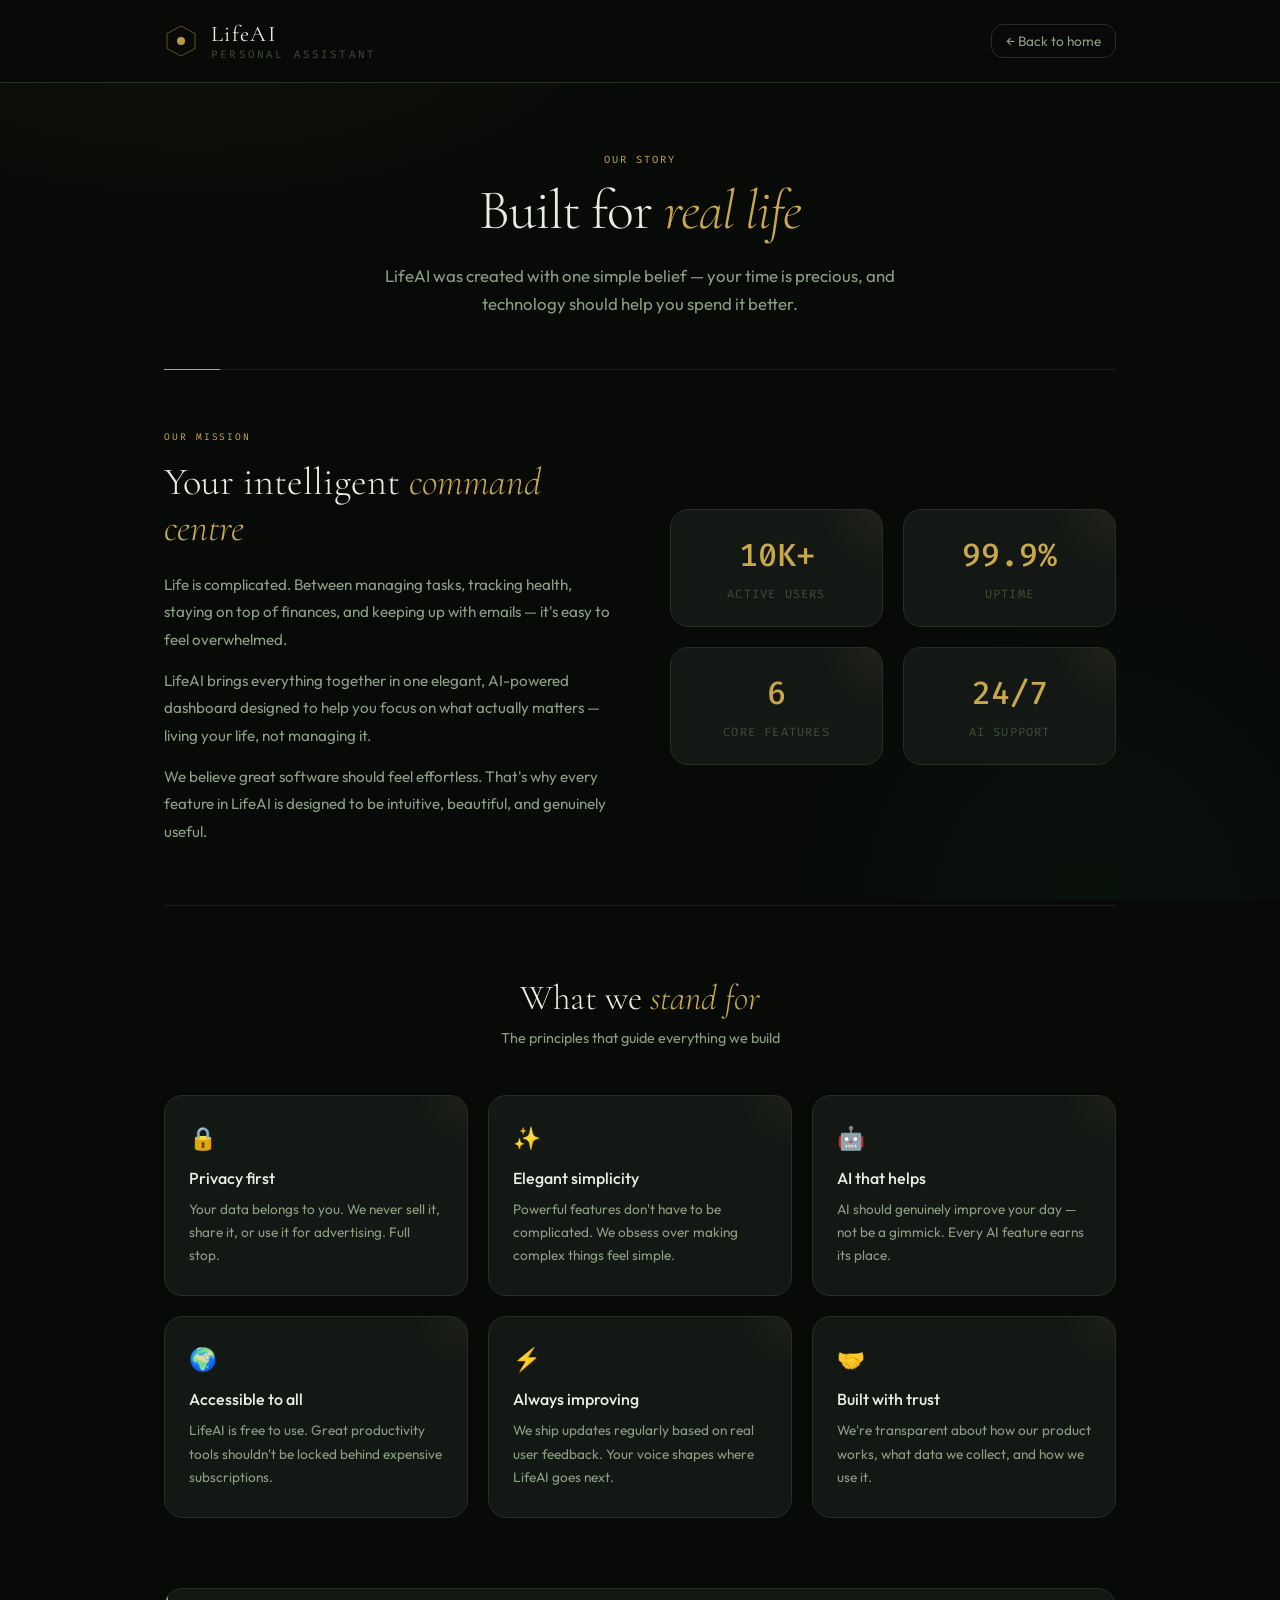
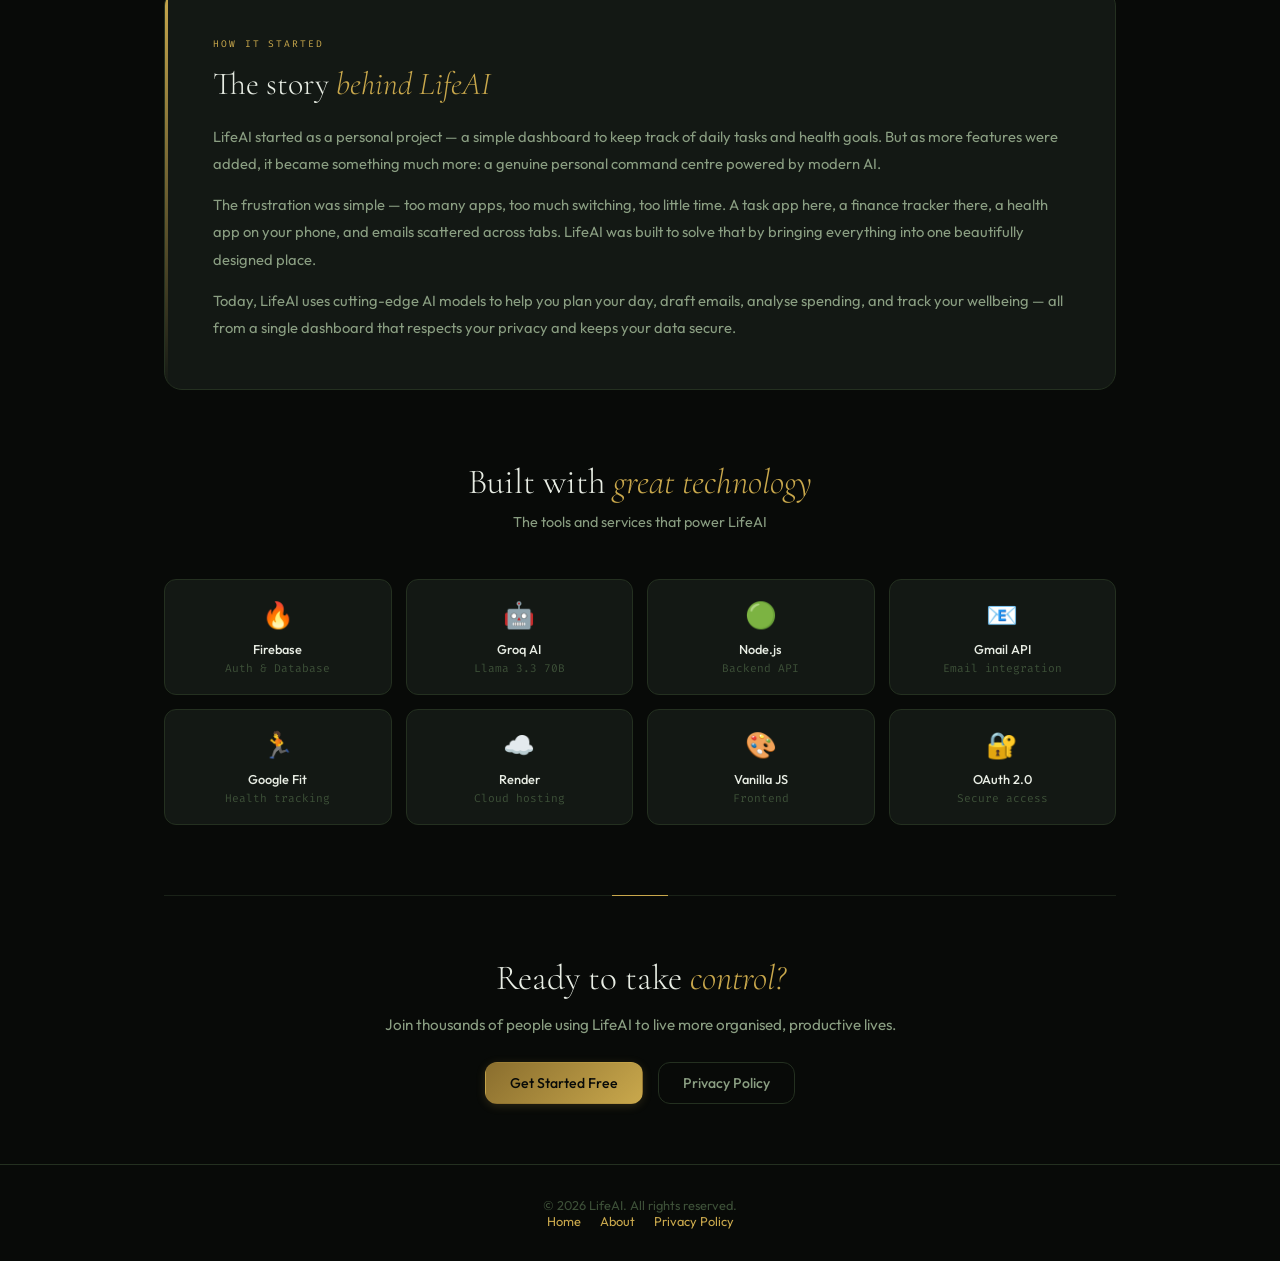
<file: about.html>
<!DOCTYPE html>
<html lang="en">
<head>
  <meta charset="UTF-8">
  <meta name="viewport" content="width=device-width, initial-scale=1.0">
  <title>About Us — LifeAI</title>
  <link rel="preconnect" href="https://fonts.googleapis.com">
  <link rel="preconnect" href="https://fonts.gstatic.com" crossorigin>
  <link href="https://fonts.googleapis.com/css2?family=Cormorant+Garamond:ital,wght@0,300;0,400;0,600;1,300;1,400&family=Outfit:wght@300;400;500;600&family=Fira+Code:wght@400;500&display=swap" rel="stylesheet">
  <style>
    :root {
      --void:#080a08; --ink:#0e1210; --surface:#131814; --surface-2:#181f19; --surface-3:#1e2820;
      --border:#243020; --border-2:#1a2218;
      --gold:#c9a84c; --gold-b:#e8c96a; --gold-d:#8a6e2e; --gold-g:rgba(201,168,76,.10);
      --em:#4ade80; --danger:#f87171; --info:#93c5fd;
      --text:#e8ede4; --text-2:#8a9e82; --text-3:#3d5038; --text-4:#253020;
      --display:'Cormorant Garamond',Georgia,serif;
      --body:'Outfit',sans-serif; --mono:'Fira Code',monospace;
      --r:6px; --rm:12px; --rl:18px;
      --ease:cubic-bezier(.4,0,.2,1);
    }
    *{margin:0;padding:0;box-sizing:border-box;}
    body{font-family:var(--body);background:var(--void);color:var(--text);min-height:100vh;overflow-x:hidden;}
    body::before{content:'';position:fixed;inset:0;background:radial-gradient(ellipse 60% 40% at 15% 0%,rgba(201,168,76,.06) 0%,transparent 70%),radial-gradient(ellipse 40% 60% at 85% 100%,rgba(74,222,128,.04) 0%,transparent 70%);pointer-events:none;z-index:0;}
    .container{position:relative;z-index:1;max-width:1000px;margin:0 auto;padding:0 24px;}

    /* NAVBAR */
    .navbar{display:flex;align-items:center;justify-content:space-between;padding:20px 0;border-bottom:1px solid var(--border);background:rgba(8,10,8,.88);backdrop-filter:blur(20px);position:sticky;top:0;z-index:100;}
    .logo{display:flex;align-items:center;gap:13px;text-decoration:none;}
    .logo-name{font-family:var(--display);font-size:1.4rem;font-weight:400;letter-spacing:.06em;color:var(--text);}
    .logo-tag{font-size:.68rem;font-family:var(--mono);letter-spacing:.2em;text-transform:uppercase;color:var(--text-3);}
    .back-btn{display:inline-flex;align-items:center;gap:6px;color:var(--text-2);text-decoration:none;font-size:.85rem;border:1px solid var(--border);padding:7px 14px;border-radius:var(--rm);transition:all .2s;}
    .back-btn:hover{color:var(--gold);border-color:rgba(201,168,76,.3);}

    /* HERO */
    .hero{padding:70px 0 50px;text-align:center;}
    .hero-eye{font-size:.65rem;font-family:var(--mono);letter-spacing:.2em;text-transform:uppercase;color:var(--gold);margin-bottom:14px;}
    .hero-title{font-family:var(--display);font-size:3.5rem;font-weight:300;letter-spacing:-.02em;line-height:1.1;margin-bottom:20px;}
    .hero-title em{font-style:italic;color:var(--gold);}
    .hero-sub{font-size:1.05rem;color:var(--text-2);max-width:560px;margin:0 auto;line-height:1.7;}

    /* MISSION */
    .mission{padding:60px 0;border-top:1px solid var(--border-2);border-bottom:1px solid var(--border-2);margin-bottom:70px;position:relative;}
    .mission::before{content:'';position:absolute;top:-1px;left:0;width:56px;height:1px;background:var(--gold);}
    .mission-inner{display:grid;grid-template-columns:1fr 1fr;gap:60px;align-items:center;}
    .mission-label{font-size:.6rem;font-family:var(--mono);letter-spacing:.2em;text-transform:uppercase;color:var(--gold);margin-bottom:16px;}
    .mission-title{font-family:var(--display);font-size:2.4rem;font-weight:300;line-height:1.2;margin-bottom:20px;}
    .mission-title em{font-style:italic;color:var(--gold);}
    .mission-text{color:var(--text-2);font-size:.95rem;line-height:1.8;}
    .mission-text p{margin-bottom:14px;}
    .mission-text p:last-child{margin-bottom:0;}
    .mission-stats{display:grid;grid-template-columns:1fr 1fr;gap:20px;}
    .stat-box{background:var(--surface);border:1px solid var(--border);border-radius:var(--rl);padding:24px;text-align:center;position:relative;overflow:hidden;}
    .stat-box::before{content:'';position:absolute;top:0;right:0;width:60px;height:60px;background:radial-gradient(circle at top right,rgba(201,168,76,.08),transparent 70%);}
    .stat-num{font-family:var(--mono);font-size:2rem;font-weight:500;color:var(--gold);display:block;margin-bottom:6px;}
    .stat-lbl{font-size:.75rem;color:var(--text-3);font-family:var(--mono);letter-spacing:.1em;text-transform:uppercase;}

    /* SECTION TITLE */
    .section-title{text-align:center;margin-bottom:48px;}
    .section-title h2{font-family:var(--display);font-size:2.2rem;font-weight:300;margin-bottom:10px;}
    .section-title h2 em{font-style:italic;color:var(--gold);}
    .section-title p{color:var(--text-2);font-size:.9rem;}

    /* VALUES */
    .values-grid{display:grid;grid-template-columns:repeat(3,1fr);gap:20px;margin-bottom:70px;}
    .value-card{background:var(--surface);border:1px solid var(--border);border-radius:var(--rl);padding:28px 24px;transition:all .2s var(--ease);position:relative;overflow:hidden;}
    .value-card:hover{border-color:rgba(201,168,76,.22);transform:translateY(-3px);box-shadow:0 16px 40px rgba(0,0,0,.4);}
    .value-card::after{content:'';position:absolute;top:0;right:0;width:50px;height:50px;background:radial-gradient(circle at top right,rgba(201,168,76,.06),transparent 70%);pointer-events:none;}
    .value-icon{font-size:1.4rem;margin-bottom:16px;display:block;}
    .value-title{font-size:1rem;font-weight:500;margin-bottom:10px;color:var(--text);}
    .value-desc{font-size:.85rem;color:var(--text-2);line-height:1.7;}

    /* STORY */
    .story{background:var(--surface);border:1px solid var(--border);border-radius:var(--rl);padding:48px;margin-bottom:70px;position:relative;overflow:hidden;}
    .story::before{content:'';position:absolute;top:0;left:0;width:3px;height:100%;background:linear-gradient(to bottom,var(--gold),transparent);}
    .story-label{font-size:.6rem;font-family:var(--mono);letter-spacing:.2em;text-transform:uppercase;color:var(--gold);margin-bottom:14px;}
    .story h2{font-family:var(--display);font-size:2rem;font-weight:300;margin-bottom:20px;}
    .story h2 em{font-style:italic;color:var(--gold);}
    .story p{color:var(--text-2);font-size:.92rem;line-height:1.85;margin-bottom:14px;}
    .story p:last-child{margin-bottom:0;}

    /* TECH */
    .tech{margin-bottom:70px;}
    .tech-grid{display:grid;grid-template-columns:repeat(4,1fr);gap:14px;}
    .tech-card{background:var(--surface);border:1px solid var(--border);border-radius:var(--rm);padding:18px;text-align:center;transition:all .2s;}
    .tech-card:hover{border-color:rgba(201,168,76,.2);background:var(--surface-2);}
    .tech-icon{font-size:1.6rem;margin-bottom:10px;display:block;}
    .tech-name{font-size:.8rem;font-weight:500;color:var(--text);margin-bottom:4px;}
    .tech-desc{font-size:.7rem;color:var(--text-3);font-family:var(--mono);}

    /* CTA */
    .cta{text-align:center;padding:60px 0;border-top:1px solid var(--border-2);position:relative;}
    .cta::before{content:'';position:absolute;top:-1px;left:50%;transform:translateX(-50%);width:56px;height:1px;background:var(--gold);}
    .cta h2{font-family:var(--display);font-size:2.2rem;font-weight:300;margin-bottom:16px;}
    .cta h2 em{font-style:italic;color:var(--gold);}
    .cta p{color:var(--text-2);margin-bottom:28px;font-size:.95rem;}
    .btn{display:inline-flex;align-items:center;gap:7px;padding:11px 24px;border-radius:var(--rm);font-family:var(--body);font-size:.88rem;font-weight:500;cursor:pointer;transition:all .17s var(--ease);border:1px solid transparent;text-decoration:none;}
    .btn-gold{background:linear-gradient(135deg,var(--gold-d),var(--gold));color:var(--void);box-shadow:0 2px 10px rgba(201,168,76,.18);}
    .btn-gold:hover{background:linear-gradient(135deg,var(--gold),var(--gold-b));transform:translateY(-1px);}
    .btn-out{background:transparent;color:var(--text-2);border-color:var(--border);margin-left:12px;}
    .btn-out:hover{background:var(--surface-2);color:var(--text);}

    /* FOOTER */
    .footer{border-top:1px solid var(--border);padding:32px 0;text-align:center;color:var(--text-3);font-size:.8rem;}
    .footer a{color:var(--gold);text-decoration:none;margin:0 8px;}
    .footer a:hover{text-decoration:underline;}

    @media(max-width:768px){
      .mission-inner{grid-template-columns:1fr;}
      .values-grid{grid-template-columns:1fr;}
      .tech-grid{grid-template-columns:repeat(2,1fr);}
      .hero-title{font-size:2.5rem;}
      .story{padding:28px;}
    }
  </style>
</head>
<body>

  <nav class="navbar">
    <div class="container" style="display:flex;align-items:center;justify-content:space-between;width:100%;max-width:1000px;">
      <a class="logo" href="index.html">
        <svg width="34" height="34" viewBox="0 0 34 34" fill="none">
          <path d="M17 2L31 9.5v15L17 32 3 24.5v-15L17 2z" stroke="rgba(201,168,76,.45)" stroke-width="1"/>
          <circle cx="17" cy="17" r="4" fill="var(--gold)" opacity=".92"/>
        </svg>
        <div style="display:flex;flex-direction:column;">
          <span class="logo-name">LifeAI</span>
          <span class="logo-tag">Personal Assistant</span>
        </div>
      </a>
      <a class="back-btn" href="index.html">← Back to home</a>
    </div>
  </nav>

  <main>
    <div class="container">

      <div class="hero">
        <div class="hero-eye">Our Story</div>
        <h1 class="hero-title">Built for <em>real life</em></h1>
        <p class="hero-sub">LifeAI was created with one simple belief — your time is precious, and technology should help you spend it better.</p>
      </div>

      <div class="mission">
        <div class="mission-inner">
          <div>
            <div class="mission-label">Our Mission</div>
            <h2 class="mission-title">Your intelligent <em>command centre</em></h2>
            <div class="mission-text">
              <p>Life is complicated. Between managing tasks, tracking health, staying on top of finances, and keeping up with emails — it's easy to feel overwhelmed.</p>
              <p>LifeAI brings everything together in one elegant, AI-powered dashboard designed to help you focus on what actually matters — living your life, not managing it.</p>
              <p>We believe great software should feel effortless. That's why every feature in LifeAI is designed to be intuitive, beautiful, and genuinely useful.</p>
            </div>
          </div>
          <div class="mission-stats">
            <div class="stat-box"><span class="stat-num">10K+</span><span class="stat-lbl">Active Users</span></div>
            <div class="stat-box"><span class="stat-num">99.9%</span><span class="stat-lbl">Uptime</span></div>
            <div class="stat-box"><span class="stat-num">6</span><span class="stat-lbl">Core Features</span></div>
            <div class="stat-box"><span class="stat-num">24/7</span><span class="stat-lbl">AI Support</span></div>
          </div>
        </div>
      </div>

      <div class="section-title">
        <h2>What we <em>stand for</em></h2>
        <p>The principles that guide everything we build</p>
      </div>
      <div class="values-grid">
        <div class="value-card"><span class="value-icon">🔒</span><div class="value-title">Privacy first</div><div class="value-desc">Your data belongs to you. We never sell it, share it, or use it for advertising. Full stop.</div></div>
        <div class="value-card"><span class="value-icon">✨</span><div class="value-title">Elegant simplicity</div><div class="value-desc">Powerful features don't have to be complicated. We obsess over making complex things feel simple.</div></div>
        <div class="value-card"><span class="value-icon">🤖</span><div class="value-title">AI that helps</div><div class="value-desc">AI should genuinely improve your day — not be a gimmick. Every AI feature earns its place.</div></div>
        <div class="value-card"><span class="value-icon">🌍</span><div class="value-title">Accessible to all</div><div class="value-desc">LifeAI is free to use. Great productivity tools shouldn't be locked behind expensive subscriptions.</div></div>
        <div class="value-card"><span class="value-icon">⚡</span><div class="value-title">Always improving</div><div class="value-desc">We ship updates regularly based on real user feedback. Your voice shapes where LifeAI goes next.</div></div>
        <div class="value-card"><span class="value-icon">🤝</span><div class="value-title">Built with trust</div><div class="value-desc">We're transparent about how our product works, what data we collect, and how we use it.</div></div>
      </div>

      <div class="story">
        <div class="story-label">How it started</div>
        <h2>The story <em>behind LifeAI</em></h2>
        <p>LifeAI started as a personal project — a simple dashboard to keep track of daily tasks and health goals. But as more features were added, it became something much more: a genuine personal command centre powered by modern AI.</p>
        <p>The frustration was simple — too many apps, too much switching, too little time. A task app here, a finance tracker there, a health app on your phone, and emails scattered across tabs. LifeAI was built to solve that by bringing everything into one beautifully designed place.</p>
        <p>Today, LifeAI uses cutting-edge AI models to help you plan your day, draft emails, analyse spending, and track your wellbeing — all from a single dashboard that respects your privacy and keeps your data secure.</p>
      </div>

      <div class="tech">
        <div class="section-title">
          <h2>Built with <em>great technology</em></h2>
          <p>The tools and services that power LifeAI</p>
        </div>
        <div class="tech-grid">
          <div class="tech-card"><span class="tech-icon">🔥</span><div class="tech-name">Firebase</div><div class="tech-desc">Auth & Database</div></div>
          <div class="tech-card"><span class="tech-icon">🤖</span><div class="tech-name">Groq AI</div><div class="tech-desc">Llama 3.3 70B</div></div>
          <div class="tech-card"><span class="tech-icon">🟢</span><div class="tech-name">Node.js</div><div class="tech-desc">Backend API</div></div>
          <div class="tech-card"><span class="tech-icon">📧</span><div class="tech-name">Gmail API</div><div class="tech-desc">Email integration</div></div>
          <div class="tech-card"><span class="tech-icon">🏃</span><div class="tech-name">Google Fit</div><div class="tech-desc">Health tracking</div></div>
          <div class="tech-card"><span class="tech-icon">☁️</span><div class="tech-name">Render</div><div class="tech-desc">Cloud hosting</div></div>
          <div class="tech-card"><span class="tech-icon">🎨</span><div class="tech-name">Vanilla JS</div><div class="tech-desc">Frontend</div></div>
          <div class="tech-card"><span class="tech-icon">🔐</span><div class="tech-name">OAuth 2.0</div><div class="tech-desc">Secure access</div></div>
        </div>
      </div>

      <div class="cta">
        <h2>Ready to take <em>control?</em></h2>
        <p>Join thousands of people using LifeAI to live more organised, productive lives.</p>
        <a href="index.html" class="btn btn-gold">Get Started Free</a>
        <a href="privacy.html" class="btn btn-out">Privacy Policy</a>
      </div>

    </div>
  </main>

  <footer class="footer">
    <div class="container" style="max-width:1000px;">
      © 2026 LifeAI. All rights reserved.
      <br style="margin-bottom:8px;">
      <a href="index.html">Home</a>
      <a href="about.html">About</a>
      <a href="privacy.html">Privacy Policy</a>
    </div>
  </footer>

</body>
</html>
</file>
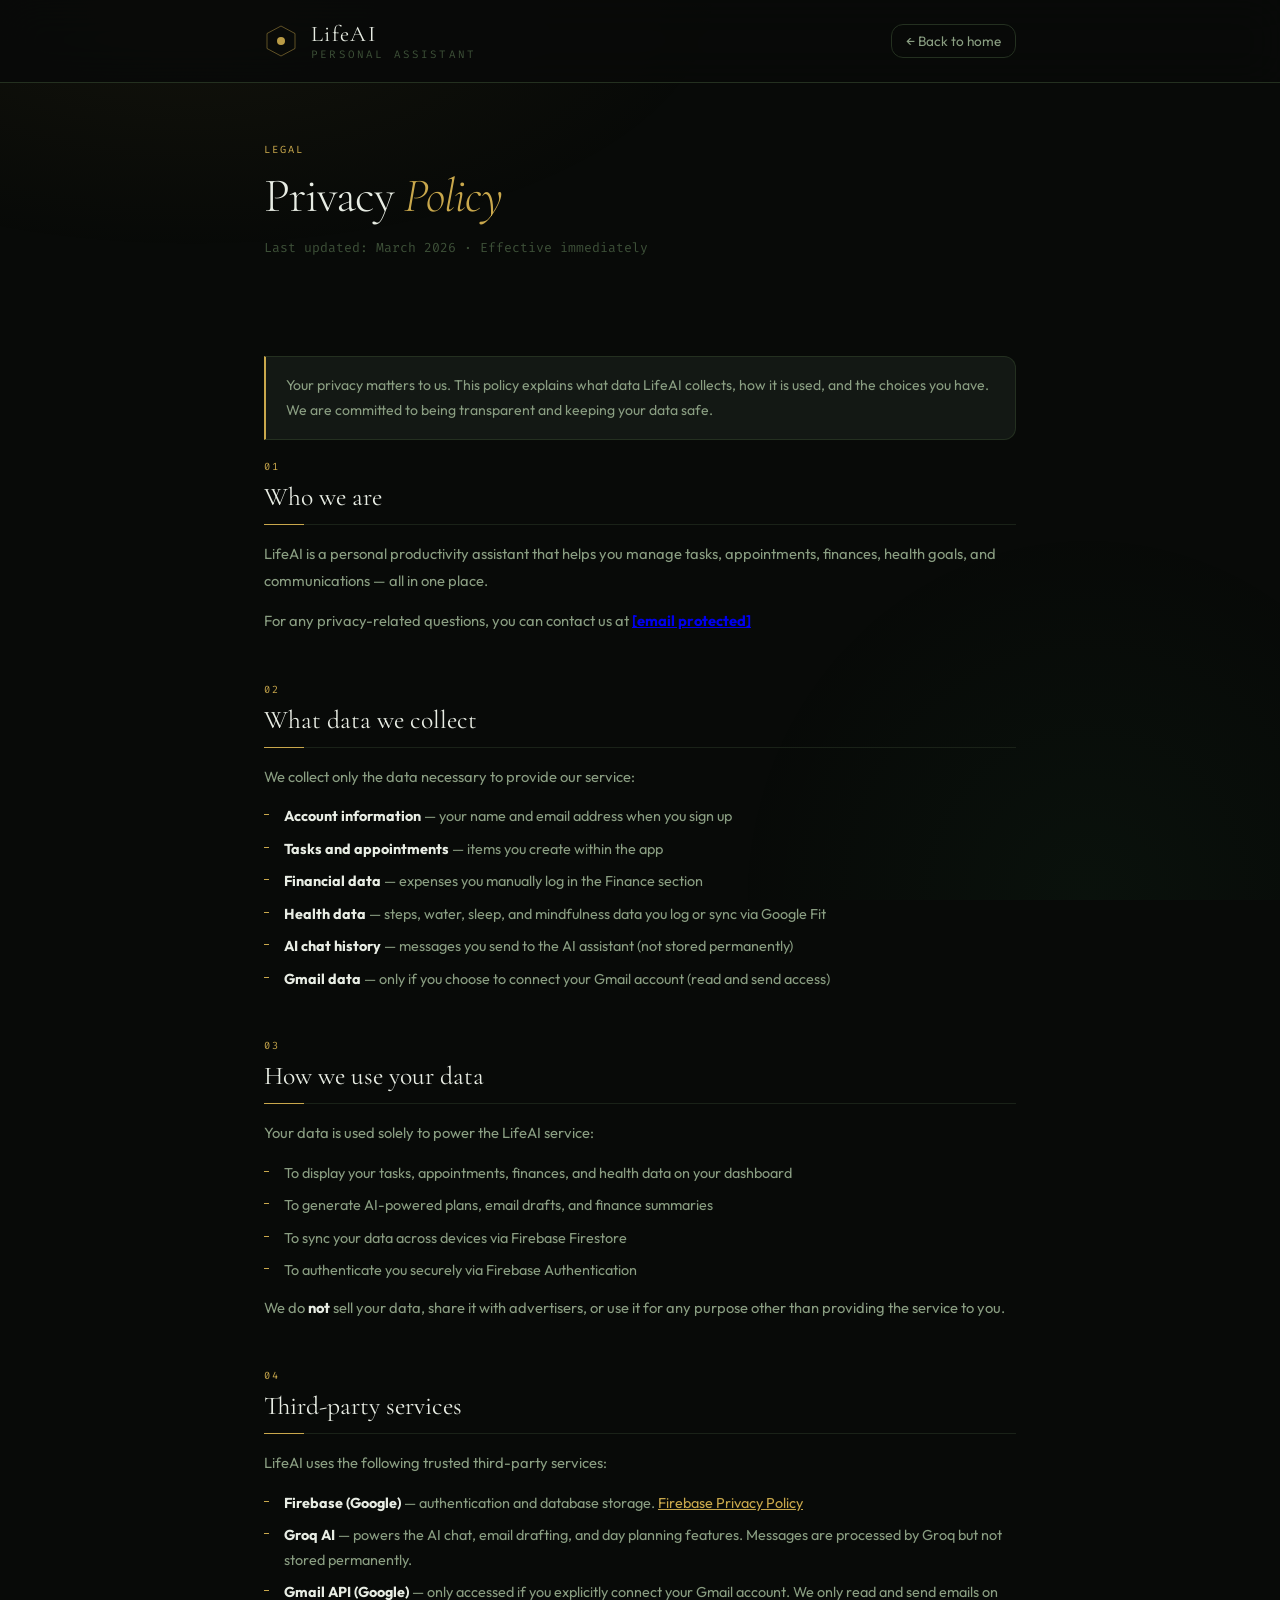
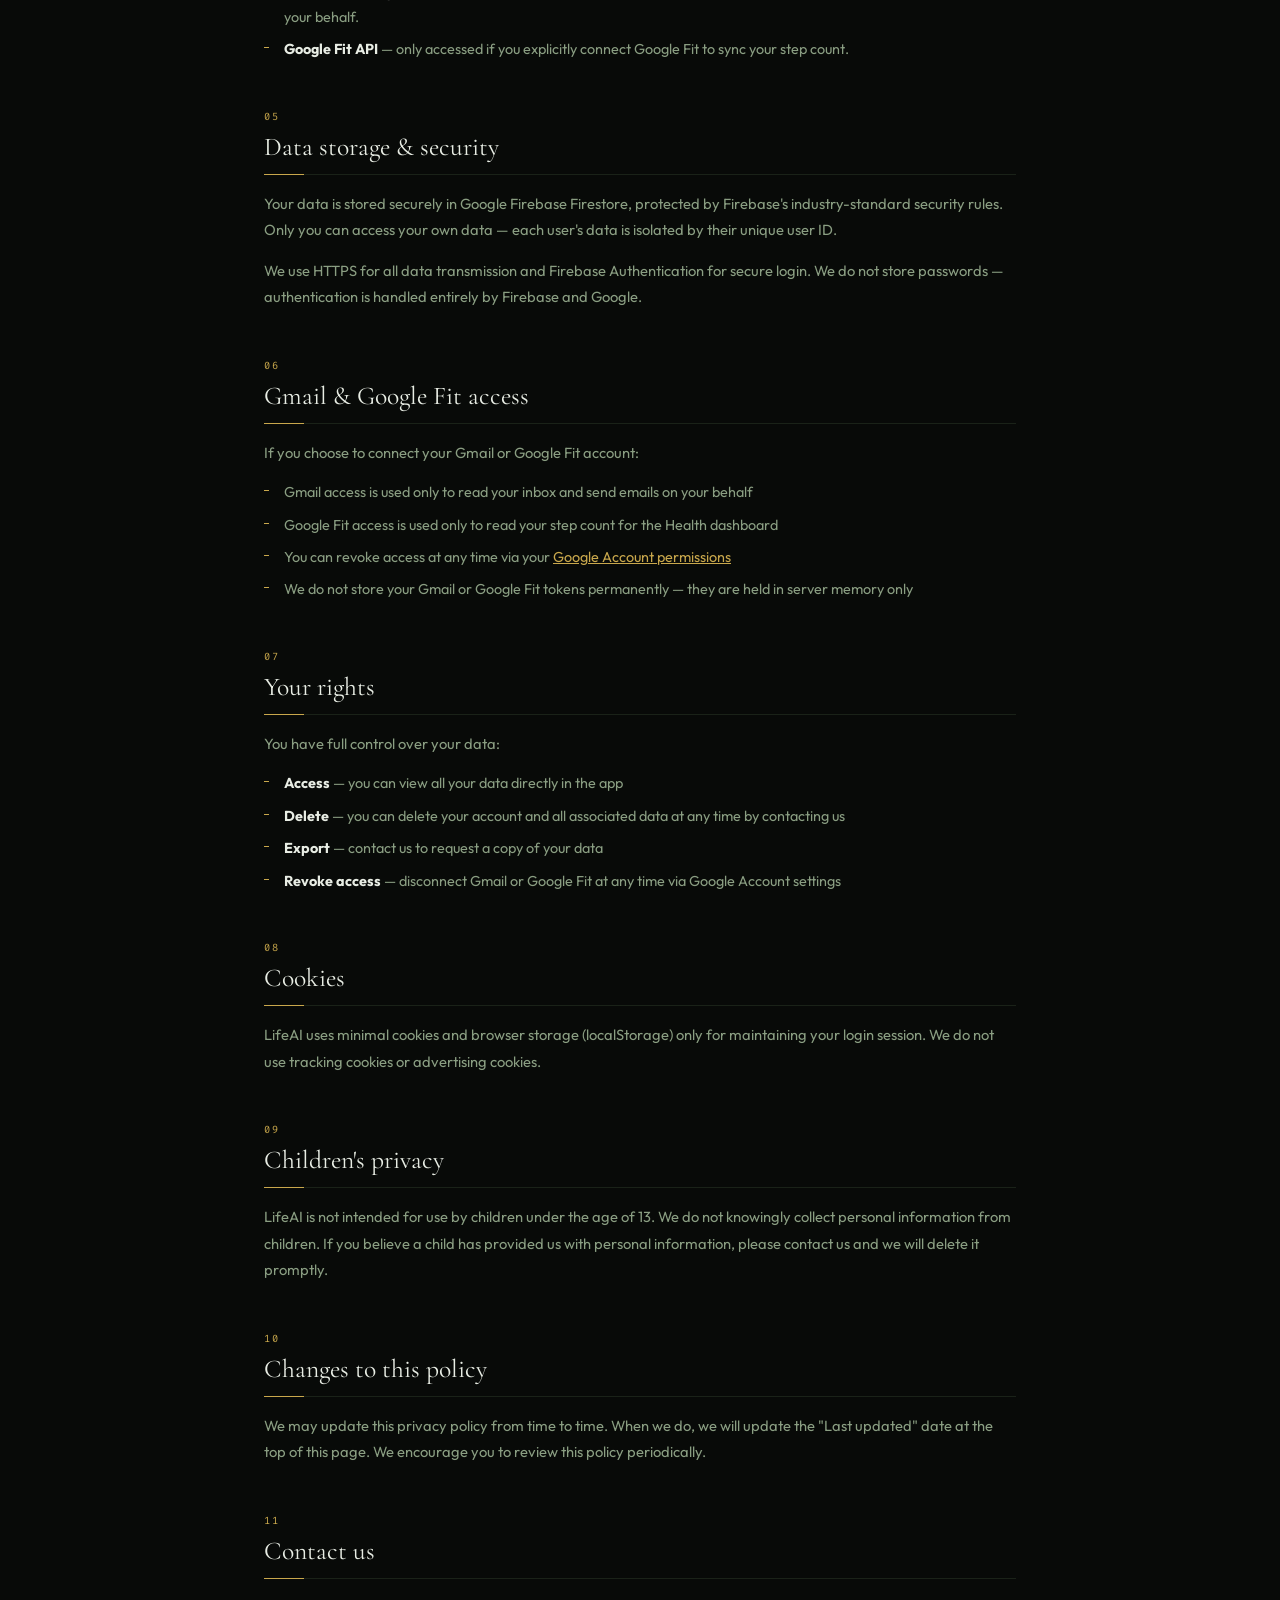
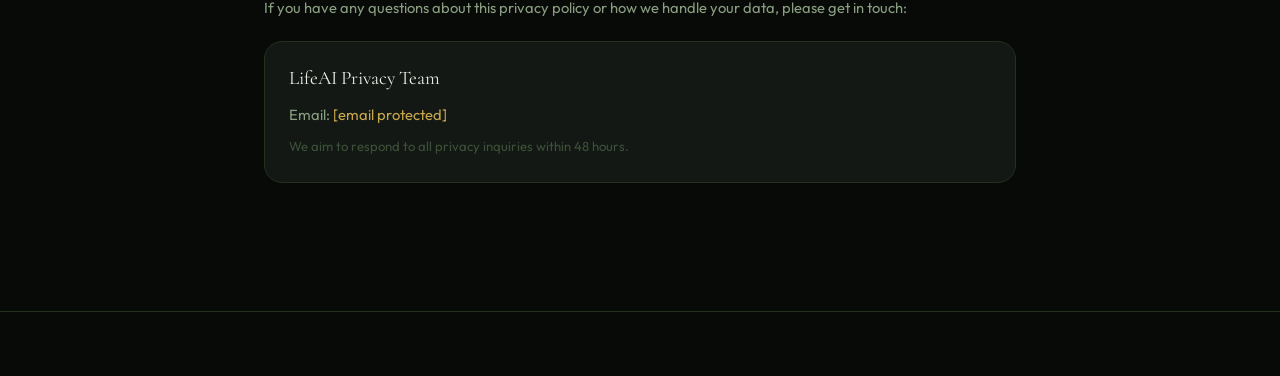
<file: privacy.html>
<!DOCTYPE html>
<html lang="en">
<head>
  <meta charset="UTF-8">
  <meta name="viewport" content="width=device-width, initial-scale=1.0">
  <title>Privacy Policy — LifeAI</title>
  <link rel="preconnect" href="https://fonts.googleapis.com">
  <link rel="preconnect" href="https://fonts.gstatic.com" crossorigin>
  <link href="https://fonts.googleapis.com/css2?family=Cormorant+Garamond:ital,wght@0,300;0,400;0,600;1,300;1,400&family=Outfit:wght@300;400;500;600&family=Fira+Code:wght@400;500&display=swap" rel="stylesheet">
  <style>
    :root {
      --void:#080a08; --ink:#0e1210; --surface:#131814; --surface-2:#181f19; --surface-3:#1e2820;
      --border:#243020; --border-2:#1a2218;
      --gold:#c9a84c; --gold-b:#e8c96a; --gold-d:#8a6e2e; --gold-g:rgba(201,168,76,.10);
      --em:#4ade80; --danger:#f87171; --info:#93c5fd;
      --text:#e8ede4; --text-2:#8a9e82; --text-3:#3d5038; --text-4:#253020;
      --display:'Cormorant Garamond',Georgia,serif;
      --body:'Outfit',sans-serif; --mono:'Fira Code',monospace;
      --r:6px; --rm:12px; --rl:18px;
      --ease:cubic-bezier(.4,0,.2,1);
    }
    *{margin:0;padding:0;box-sizing:border-box;}
    body{font-family:var(--body);background:var(--void);color:var(--text);min-height:100vh;overflow-x:hidden;}
    body::before{content:'';position:fixed;inset:0;background:radial-gradient(ellipse 60% 40% at 15% 0%,rgba(201,168,76,.06) 0%,transparent 70%),radial-gradient(ellipse 40% 60% at 85% 100%,rgba(74,222,128,.04) 0%,transparent 70%);pointer-events:none;z-index:0;}

    .container{position:relative;z-index:1;max-width:800px;margin:0 auto;padding:0 24px;}

    /* NAVBAR */
    .navbar{display:flex;align-items:center;justify-content:space-between;padding:20px 0;border-bottom:1px solid var(--border);background:rgba(8,10,8,.88);backdrop-filter:blur(20px);position:sticky;top:0;z-index:100;}
    .logo{display:flex;align-items:center;gap:13px;text-decoration:none;}
    .logo-name{font-family:var(--display);font-size:1.4rem;font-weight:400;letter-spacing:.06em;color:var(--text);}
    .logo-tag{font-size:.68rem;font-family:var(--mono);letter-spacing:.2em;text-transform:uppercase;color:var(--text-3);}
    .back-btn{display:inline-flex;align-items:center;gap:6px;color:var(--text-2);text-decoration:none;font-size:.85rem;transition:color .2s;border:1px solid var(--border);padding:7px 14px;border-radius:var(--rm);}
    .back-btn:hover{color:var(--gold);border-color:rgba(201,168,76,.3);}

    /* HERO */
    .hero{padding:60px 0 40px;}
    .hero-eye{font-size:.65rem;font-family:var(--mono);letter-spacing:.2em;text-transform:uppercase;color:var(--gold);margin-bottom:14px;}
    .hero-title{font-family:var(--display);font-size:3rem;font-weight:300;letter-spacing:-.02em;line-height:1.1;margin-bottom:16px;}
    .hero-title em{font-style:italic;color:var(--gold);}
    .hero-meta{font-size:.82rem;color:var(--text-3);font-family:var(--mono);}

    /* CONTENT */
    .content{padding:40px 0 80px;}

    .section{margin-bottom:48px;}

    .section-num{font-family:var(--mono);font-size:.65rem;color:var(--gold);letter-spacing:.15em;margin-bottom:8px;}

    h2{font-family:var(--display);font-size:1.6rem;font-weight:400;color:var(--text);margin-bottom:16px;padding-bottom:12px;border-bottom:1px solid var(--border-2);position:relative;}
    h2::after{content:'';position:absolute;bottom:-1px;left:0;width:40px;height:1px;background:var(--gold);}

    p{color:var(--text-2);font-size:.92rem;line-height:1.8;margin-bottom:14px;}
    p:last-child{margin-bottom:0;}

    ul{list-style:none;margin:12px 0;display:flex;flex-direction:column;gap:8px;}
    ul li{color:var(--text-2);font-size:.9rem;line-height:1.7;padding-left:20px;position:relative;}
    ul li::before{content:'';position:absolute;left:0;top:10px;width:5px;height:1px;background:var(--gold);}

    .highlight{background:var(--surface);border:1px solid var(--border);border-left:2px solid var(--gold);border-radius:0 var(--rm) var(--rm) 0;padding:16px 20px;margin:20px 0;}
    .highlight p{margin:0;font-size:.88rem;}

    .contact-card{background:var(--surface);border:1px solid var(--border);border-radius:var(--rl);padding:24px;margin-top:20px;}
    .contact-card h3{font-family:var(--display);font-size:1.2rem;font-weight:400;margin-bottom:12px;color:var(--text);}
    .contact-card a{color:var(--gold);text-decoration:none;}
    .contact-card a:hover{text-decoration:underline;}

    /* FOOTER */
    .footer{border-top:1px solid var(--border);padding:32px 0;text-align:center;color:var(--text-3);font-size:.8rem;}
    .footer a{color:var(--gold);text-decoration:none;margin:0 8px;}
    .footer a:hover{text-decoration:underline;}

    @media(max-width:640px){.hero-title{font-size:2.2rem;}}
  </style>
</head>
<body>

  <!-- NAVBAR -->
  <nav class="navbar">
    <div class="container" style="display:flex;align-items:center;justify-content:space-between;width:100%;max-width:800px;">
      <a class="logo" href="index.html">
        <svg width="34" height="34" viewBox="0 0 34 34" fill="none">
          <path d="M17 2L31 9.5v15L17 32 3 24.5v-15L17 2z" stroke="rgba(201,168,76,.45)" stroke-width="1"/>
          <circle cx="17" cy="17" r="4" fill="var(--gold)" opacity=".92"/>
        </svg>
        <div style="display:flex;flex-direction:column;">
          <span class="logo-name">LifeAI</span>
          <span class="logo-tag">Personal Assistant</span>
        </div>
      </a>
      <a class="back-btn" href="index.html">← Back to home</a>
    </div>
  </nav>

  <main>
    <div class="container">

      <!-- HERO -->
      <div class="hero">
        <div class="hero-eye">Legal</div>
        <h1 class="hero-title">Privacy <em>Policy</em></h1>
        <div class="hero-meta">Last updated: March 2026 · Effective immediately</div>
      </div>

      <!-- CONTENT -->
      <div class="content">

        <div class="highlight">
          <p>Your privacy matters to us. This policy explains what data LifeAI collects, how it is used, and the choices you have. We are committed to being transparent and keeping your data safe.</p>
        </div>

        <div class="section">
          <div class="section-num">01</div>
          <h2>Who we are</h2>
          <p>LifeAI is a personal productivity assistant that helps you manage tasks, appointments, finances, health goals, and communications — all in one place.</p>
          <p>For any privacy-related questions, you can contact us at <strong style="color:var(--gold)"><a href="/cdn-cgi/l/email-protection" class="__cf_email__" data-cfemail="c5b5b7acb3a4a6bc85a9aca3a0a4aceba4b5b5">[email&#160;protected]</a></strong></p>
        </div>

        <div class="section">
          <div class="section-num">02</div>
          <h2>What data we collect</h2>
          <p>We collect only the data necessary to provide our service:</p>
          <ul>
            <li><strong style="color:var(--text)">Account information</strong> — your name and email address when you sign up</li>
            <li><strong style="color:var(--text)">Tasks and appointments</strong> — items you create within the app</li>
            <li><strong style="color:var(--text)">Financial data</strong> — expenses you manually log in the Finance section</li>
            <li><strong style="color:var(--text)">Health data</strong> — steps, water, sleep, and mindfulness data you log or sync via Google Fit</li>
            <li><strong style="color:var(--text)">AI chat history</strong> — messages you send to the AI assistant (not stored permanently)</li>
            <li><strong style="color:var(--text)">Gmail data</strong> — only if you choose to connect your Gmail account (read and send access)</li>
          </ul>
        </div>

        <div class="section">
          <div class="section-num">03</div>
          <h2>How we use your data</h2>
          <p>Your data is used solely to power the LifeAI service:</p>
          <ul>
            <li>To display your tasks, appointments, finances, and health data on your dashboard</li>
            <li>To generate AI-powered plans, email drafts, and finance summaries</li>
            <li>To sync your data across devices via Firebase Firestore</li>
            <li>To authenticate you securely via Firebase Authentication</li>
          </ul>
          <p>We do <strong style="color:var(--text)">not</strong> sell your data, share it with advertisers, or use it for any purpose other than providing the service to you.</p>
        </div>

        <div class="section">
          <div class="section-num">04</div>
          <h2>Third-party services</h2>
          <p>LifeAI uses the following trusted third-party services:</p>
          <ul>
            <li><strong style="color:var(--text)">Firebase (Google)</strong> — authentication and database storage. <a href="https://firebase.google.com/support/privacy" target="_blank" style="color:var(--gold)">Firebase Privacy Policy</a></li>
            <li><strong style="color:var(--text)">Groq AI</strong> — powers the AI chat, email drafting, and day planning features. Messages are processed by Groq but not stored permanently.</li>
            <li><strong style="color:var(--text)">Gmail API (Google)</strong> — only accessed if you explicitly connect your Gmail account. We only read and send emails on your behalf.</li>
            <li><strong style="color:var(--text)">Google Fit API</strong> — only accessed if you explicitly connect Google Fit to sync your step count.</li>
          </ul>
        </div>

        <div class="section">
          <div class="section-num">05</div>
          <h2>Data storage & security</h2>
          <p>Your data is stored securely in Google Firebase Firestore, protected by Firebase's industry-standard security rules. Only you can access your own data — each user's data is isolated by their unique user ID.</p>
          <p>We use HTTPS for all data transmission and Firebase Authentication for secure login. We do not store passwords — authentication is handled entirely by Firebase and Google.</p>
        </div>

        <div class="section">
          <div class="section-num">06</div>
          <h2>Gmail & Google Fit access</h2>
          <p>If you choose to connect your Gmail or Google Fit account:</p>
          <ul>
            <li>Gmail access is used only to read your inbox and send emails on your behalf</li>
            <li>Google Fit access is used only to read your step count for the Health dashboard</li>
            <li>You can revoke access at any time via your <a href="https://myaccount.google.com/permissions" target="_blank" style="color:var(--gold)">Google Account permissions</a></li>
            <li>We do not store your Gmail or Google Fit tokens permanently — they are held in server memory only</li>
          </ul>
        </div>

        <div class="section">
          <div class="section-num">07</div>
          <h2>Your rights</h2>
          <p>You have full control over your data:</p>
          <ul>
            <li><strong style="color:var(--text)">Access</strong> — you can view all your data directly in the app</li>
            <li><strong style="color:var(--text)">Delete</strong> — you can delete your account and all associated data at any time by contacting us</li>
            <li><strong style="color:var(--text)">Export</strong> — contact us to request a copy of your data</li>
            <li><strong style="color:var(--text)">Revoke access</strong> — disconnect Gmail or Google Fit at any time via Google Account settings</li>
          </ul>
        </div>

        <div class="section">
          <div class="section-num">08</div>
          <h2>Cookies</h2>
          <p>LifeAI uses minimal cookies and browser storage (localStorage) only for maintaining your login session. We do not use tracking cookies or advertising cookies.</p>
        </div>

        <div class="section">
          <div class="section-num">09</div>
          <h2>Children's privacy</h2>
          <p>LifeAI is not intended for use by children under the age of 13. We do not knowingly collect personal information from children. If you believe a child has provided us with personal information, please contact us and we will delete it promptly.</p>
        </div>

        <div class="section">
          <div class="section-num">10</div>
          <h2>Changes to this policy</h2>
          <p>We may update this privacy policy from time to time. When we do, we will update the "Last updated" date at the top of this page. We encourage you to review this policy periodically.</p>
        </div>

        <div class="section">
          <div class="section-num">11</div>
          <h2>Contact us</h2>
          <p>If you have any questions about this privacy policy or how we handle your data, please get in touch:</p>
          <div class="contact-card">
            <h3>LifeAI Privacy Team</h3>
            <p style="margin-bottom:6px;">Email: <a href="/cdn-cgi/l/email-protection#08787a617e696b714864616e6d696126697878"><span class="__cf_email__" data-cfemail="58282a312e393b211834313e3d393176392828">[email&#160;protected]</span></a></p>
            <p style="margin:0;font-size:.82rem;color:var(--text-3);">We aim to respond to all privacy inquiries within 48 hours.</p>
          </div>
        </div>

      </div>
    </div>
  </main>

  <footer class="footer">
</file>
